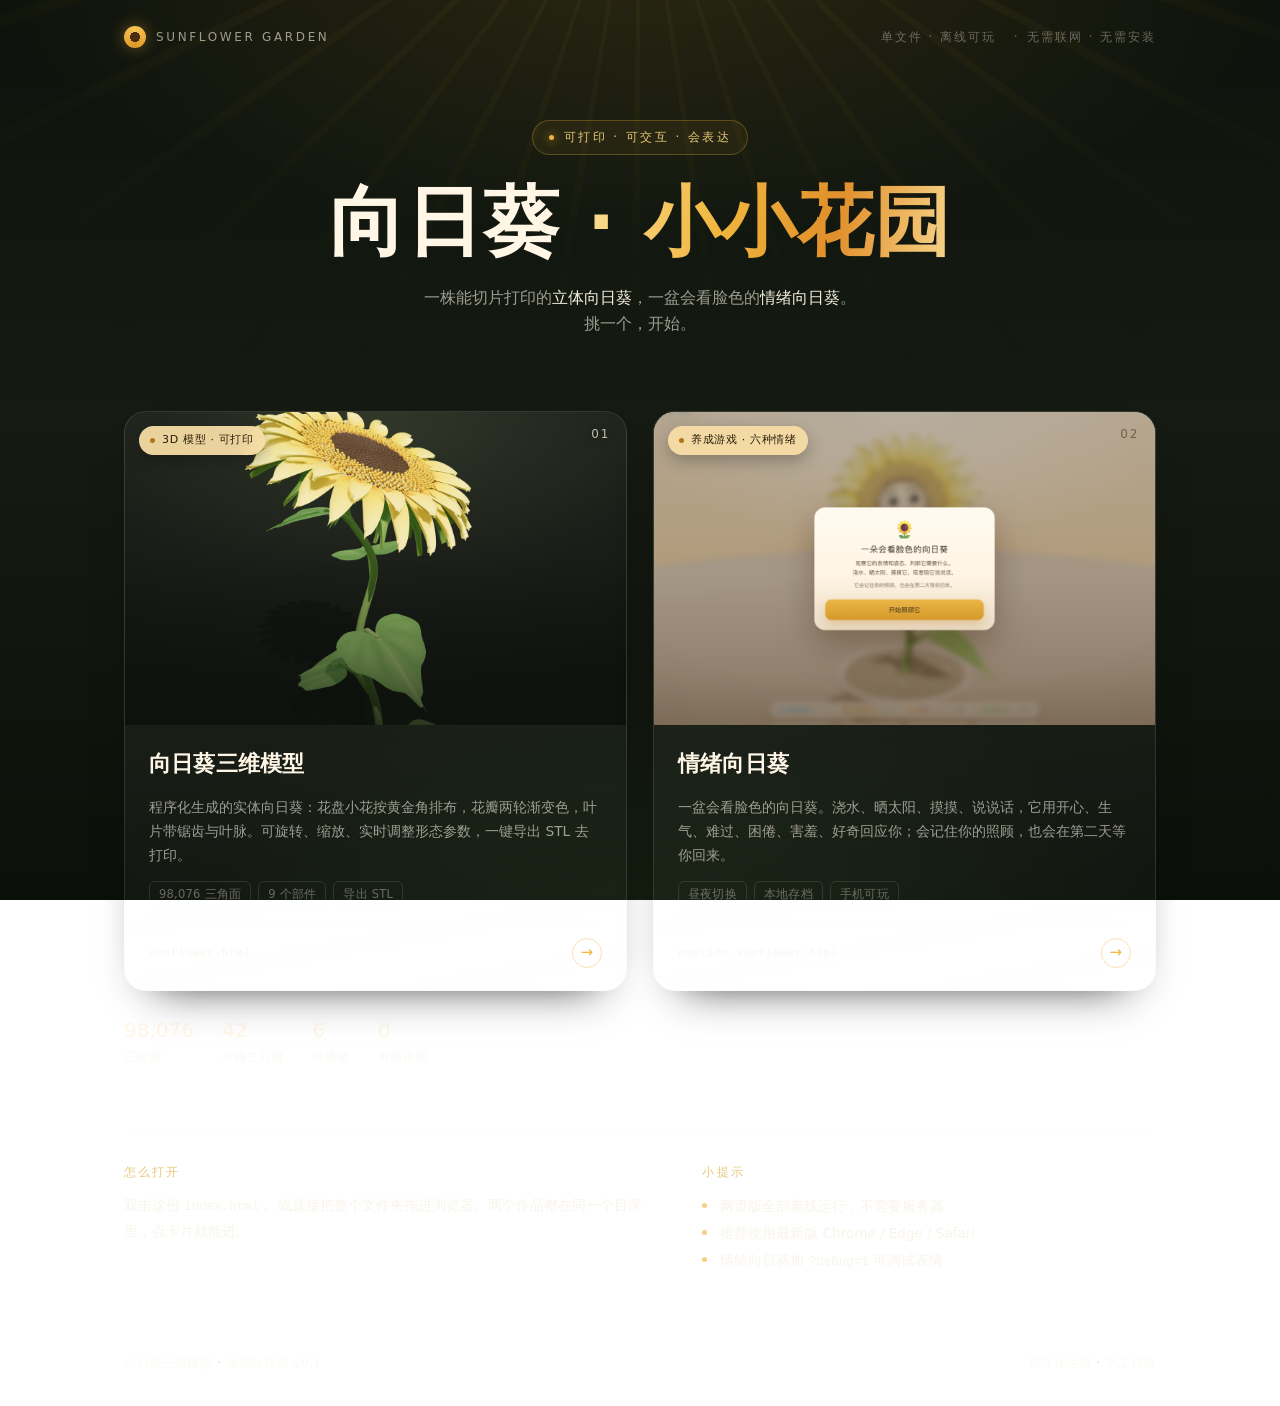
<file: index.html>
<!doctype html>
<html lang="zh-CN">
<head>
<meta charset="utf-8">
<meta name="viewport" content="width=device-width,initial-scale=1">
<meta name="theme-color" content="#0f140e">
<meta name="description" content="向日葵小小花园：可打印的向日葵三维模型，和一朵会看脸色的情绪向日葵。两个单文件网页，离线即开。">
<title>向日葵 · 小小花园</title>
<link rel="icon" href="data:image/svg+xml,%3Csvg xmlns='http://www.w3.org/2000/svg' viewBox='0 0 100 100'%3E%3Ccircle cx='50' cy='50' r='46' fill='%23f7dfbb'/%3E%3Cg fill='%23eeb13d'%3E%3Cellipse cx='50' cy='16' rx='7' ry='12'/%3E%3Cellipse cx='50' cy='84' rx='7' ry='12'/%3E%3Cellipse cx='16' cy='50' rx='12' ry='7'/%3E%3Cellipse cx='84' cy='50' rx='12' ry='7'/%3E%3Cellipse cx='26' cy='26' rx='7' ry='12' transform='rotate(-45 26 26)'/%3E%3Cellipse cx='74' cy='26' rx='7' ry='12' transform='rotate(45 74 26)'/%3E%3Cellipse cx='26' cy='74' rx='7' ry='12' transform='rotate(45 26 74)'/%3E%3Cellipse cx='74' cy='74' rx='7' ry='12' transform='rotate(-45 74 74)'/%3E%3C/g%3E%3Ccircle cx='50' cy='50' r='20' fill='%235b3a1e'/%3E%3C/svg%3E">
<style>
:root{
  --bg-0:#0d120c;
  --bg-1:#151b12;
  --ink:#f4eddd;
  --dim:rgba(244,237,221,.62);
  --faint:rgba(244,237,221,.38);
  --line:rgba(244,237,221,.12);
  --gold:#f0b53c;
  --gold-soft:#e7c877;
  --cream:#fff6e6;
  --max:1080px;
}
*{box-sizing:border-box}
html{scroll-behavior:smooth}
body{
  margin:0;
  min-height:100vh;
  color:var(--ink);
  font:15px/1.7 -apple-system,BlinkMacSystemFont,"Segoe UI","PingFang SC","Hiragino Sans GB","Microsoft YaHei",system-ui,sans-serif;
  background:
    radial-gradient(90% 60% at 50% -8%,rgba(240,181,60,.14) 0%,rgba(240,181,60,0) 58%),
    radial-gradient(70% 60% at 50% 108%,rgba(120,170,90,.10) 0%,rgba(120,170,90,0) 60%),
    linear-gradient(180deg,var(--bg-0) 0%,var(--bg-1) 46%,#0b100a 100%);
  background-attachment:fixed;
  -webkit-font-smoothing:antialiased;
  overflow-x:hidden;
}

/* 天光射线 */
body::before{
  content:"";
  position:fixed;
  inset:-20vh -10vw auto;
  height:120vh;
  z-index:0;
  pointer-events:none;
  background:repeating-conic-gradient(from 0deg at 50% 0%,
    rgba(240,181,60,.075) 0deg 1.1deg,
    rgba(240,181,60,0) 1.1deg 9deg);
  -webkit-mask-image:radial-gradient(120% 80% at 50% 0%,#000 0%,rgba(0,0,0,.35) 42%,transparent 72%);
          mask-image:radial-gradient(120% 80% at 50% 0%,#000 0%,rgba(0,0,0,.35) 42%,transparent 72%);
  opacity:.9;
}

/* 漂浮的光点 */
.motes{position:fixed;inset:0;z-index:0;pointer-events:none;overflow:hidden}
.motes i{
  position:absolute;bottom:-30px;width:5px;height:5px;border-radius:50%;
  background:radial-gradient(circle at 35% 35%,#ffe6a3,rgba(240,181,60,.15) 70%,transparent 72%);
  filter:blur(.4px);
  animation:rise linear infinite;
}
.motes i:nth-child(1){left:6%;  animation-duration:26s; animation-delay:-2s;  transform:scale(.9)}
.motes i:nth-child(2){left:18%; animation-duration:34s; animation-delay:-14s; transform:scale(.6)}
.motes i:nth-child(3){left:31%; animation-duration:22s; animation-delay:-7s;  transform:scale(1.1)}
.motes i:nth-child(4){left:46%; animation-duration:30s; animation-delay:-20s; transform:scale(.7)}
.motes i:nth-child(5){left:58%; animation-duration:24s; animation-delay:-4s;  transform:scale(1)}
.motes i:nth-child(6){left:71%; animation-duration:36s; animation-delay:-24s; transform:scale(.55)}
.motes i:nth-child(7){left:84%; animation-duration:28s; animation-delay:-11s; transform:scale(.85)}
.motes i:nth-child(8){left:93%; animation-duration:32s; animation-delay:-17s; transform:scale(.65)}
@keyframes rise{
  0%{transform:translate3d(0,0,0) scale(.6);opacity:0}
  12%{opacity:.85}
  60%{opacity:.5}
  100%{transform:translate3d(-26px,-108vh,0) scale(1);opacity:0}
}

.wrap{position:relative;z-index:1;max-width:var(--max);margin:0 auto;padding:0 24px}

/* ───── 顶部 ───── */
.topbar{
  display:flex;align-items:center;justify-content:space-between;gap:16px;
  padding:26px 0 0;font-size:12px;letter-spacing:.16em;color:var(--faint);text-transform:uppercase;
}
.brand{display:flex;align-items:center;gap:10px;color:var(--dim);letter-spacing:.22em}
.brand .sun{
  width:22px;height:22px;flex:none;border-radius:50%;
  background:
    radial-gradient(circle at 50% 50%,#4a2c12 0 32%,transparent 33%),
    conic-gradient(from 0deg,#f6c553,#e09a26,#f6c553);
  box-shadow:0 0 16px rgba(240,181,60,.4);
}
.topbar .meta{display:flex;gap:18px;white-space:nowrap}
.topbar .meta span::before{content:"·";margin-right:8px;color:rgba(240,181,60,.5)}
.topbar .meta span:first-child::before{display:none}

/* ───── 主视觉 ───── */
.hero{padding:72px 0 40px;text-align:center}
.hero .eyebrow{
  display:inline-flex;align-items:center;gap:10px;
  padding:7px 16px 6px;border:1px solid rgba(240,181,60,.28);border-radius:999px;
  font-size:11.5px;letter-spacing:.22em;color:var(--gold-soft);text-transform:uppercase;
  background:rgba(240,181,60,.06);
}
.hero .eyebrow::before{content:"";width:5px;height:5px;border-radius:50%;background:var(--gold);box-shadow:0 0 10px var(--gold)}
.hero h1{
  margin:26px 0 0;
  font-size:clamp(40px,7.4vw,76px);
  line-height:1.08;
  font-weight:600;
  letter-spacing:.01em;
  color:var(--cream);
  text-wrap:balance;
}
.hero h1 em{
  font-style:normal;
  background:linear-gradient(100deg,#ffe6a8 0%,#f0b53c 42%,#e08f2a 70%,#f7d58c 100%);
  -webkit-background-clip:text;background-clip:text;color:transparent;
}
.hero .lead{
  margin:22px auto 0;max-width:600px;color:var(--dim);font-size:15.5px;text-wrap:balance;
}
.hero .lead b{color:var(--ink);font-weight:500}

/* ───── 卡片 ───── */
.garden{display:grid;grid-template-columns:repeat(auto-fit,minmax(320px,1fr));gap:26px;padding:34px 0 0}
.card{
  position:relative;display:flex;flex-direction:column;
  border:1px solid var(--line);border-radius:22px;overflow:hidden;
  background:linear-gradient(170deg,rgba(255,255,255,.065),rgba(255,255,255,.018));
  color:inherit;text-decoration:none;
  box-shadow:0 1px 0 rgba(255,255,255,.05) inset,0 22px 44px -30px rgba(0,0,0,.9);
  transition:transform .35s cubic-bezier(.2,.8,.2,1),border-color .35s,box-shadow .35s;
}
.card:hover,.card:focus-visible{
  transform:translateY(-7px);
  border-color:rgba(240,181,60,.42);
  box-shadow:0 1px 0 rgba(255,255,255,.08) inset,0 30px 60px -30px rgba(0,0,0,.95),0 0 0 1px rgba(240,181,60,.10);
  outline:none;
}
.card:focus-visible{box-shadow:0 0 0 2px rgba(240,181,60,.75),0 30px 60px -30px rgba(0,0,0,.95)}

.thumb{
  position:relative;margin:0;aspect-ratio:16/10;overflow:hidden;flex:none;
  background:
    radial-gradient(120% 90% at 50% 0%,#2d3a22 0%,#1a2416 55%,#121a10 100%);
}
.card--pet .thumb{
  background:
    radial-gradient(100% 80% at 50% 30%,#fff3dd 0%,#f4dcb4 55%,#e3c090 100%);
}
.thumb img{
  width:100%;height:100%;object-fit:cover;display:block;
  transform:scale(1.005);
  transition:transform .8s cubic-bezier(.2,.8,.2,1),filter .5s;
}
.card:hover .thumb img,.card:focus-visible .thumb img{transform:scale(1.045)}
.thumb::after{
  content:"";position:absolute;inset:0;pointer-events:none;
  background:linear-gradient(180deg,rgba(13,18,12,0) 46%,rgba(13,18,12,.55) 88%,rgba(13,18,12,.78) 100%);
}
.card--pet .thumb::after{
  background:linear-gradient(180deg,rgba(60,38,14,0) 52%,rgba(60,38,14,.18) 82%,rgba(60,38,14,.34) 100%);
}
.thumb .fallback{
  position:absolute;inset:0;display:none;place-items:center;font-size:64px;
  background:radial-gradient(100% 80% at 50% 30%,#2d3a22,#131a10);
}
.card--pet .thumb .fallback{background:radial-gradient(100% 80% at 50% 35%,#fff3dd,#e3c090)}
.thumb.no-img img{display:none}
.thumb.no-img .fallback{display:grid}

.badge{
  position:absolute;top:14px;left:14px;z-index:2;
  display:inline-flex;align-items:center;gap:7px;
  padding:5px 11px;border-radius:999px;font-size:11px;letter-spacing:.06em;
  color:#2a1e08;background:rgba(247,221,166,.94);
  box-shadow:0 6px 16px rgba(0,0,0,.25);
  backdrop-filter:blur(6px);-webkit-backdrop-filter:blur(6px);
}
.badge::before{content:"";width:5px;height:5px;border-radius:50%;background:#b3751a}

.index{
  position:absolute;right:16px;top:12px;z-index:2;
  font-size:12px;letter-spacing:.14em;color:rgba(255,246,230,.72);
  font-variant-numeric:tabular-nums;text-shadow:0 2px 8px rgba(0,0,0,.4);
}
.card--pet .index{color:rgba(60,38,14,.55);text-shadow:none}

.body{padding:20px 24px 22px;display:flex;flex-direction:column;gap:12px;flex:1}
.card h2{margin:0;font-size:22px;font-weight:600;letter-spacing:.01em;color:var(--cream)}
.card p{margin:0;color:var(--dim);font-size:13.8px;line-height:1.75;flex:1}
.tags{display:flex;flex-wrap:wrap;gap:7px;margin-top:2px}
.tags span{
  padding:3px 9px;border:1px solid var(--line);border-radius:6px;
  font-size:11.5px;color:var(--faint);letter-spacing:.02em;
  transition:border-color .35s,color .35s;
}
.card:hover .tags span{border-color:rgba(240,181,60,.30);color:var(--gold-soft)}
.go{
  display:flex;align-items:center;justify-content:space-between;gap:12px;
  padding-top:14px;margin-top:2px;border-top:1px solid var(--line);
  font-size:12.5px;color:var(--faint);letter-spacing:.03em;
}
.go code{font-family:ui-monospace,SFMono-Regular,Consolas,monospace;font-size:11.5px;color:rgba(244,237,221,.5)}
.go .arrow{
  display:grid;place-items:center;flex:none;width:30px;height:30px;border-radius:50%;
  border:1px solid rgba(240,181,60,.4);color:var(--gold);font-size:15px;
  transition:background .3s,color .3s,transform .3s,border-color .3s;
}
.card:hover .go .arrow,.card:focus-visible .go .arrow{
  background:var(--gold);border-color:var(--gold);color:#241c09;transform:translateX(4px);
}

/* ───── 底部信息 ───── */
.footinfo{
  margin:64px 0 0;padding:30px 0 0;border-top:1px solid var(--line);
  display:grid;grid-template-columns:1.2fr 1fr;gap:34px;
}
.footinfo h3{margin:0 0 10px;font-size:12px;letter-spacing:.18em;color:var(--gold-soft);text-transform:uppercase;font-weight:500}
.footinfo p{margin:0;color:var(--dim);font-size:13.5px;line-height:1.85}
.footinfo ul{margin:0;padding:0;list-style:none;color:var(--dim);font-size:13.5px;line-height:2}
.footinfo li{position:relative;padding-left:18px}
.footinfo li::before{
  content:"";position:absolute;left:0;top:.78em;width:5px;height:5px;border-radius:50%;
  background:rgba(240,181,60,.65);
}
.stats{
  display:flex;flex-wrap:wrap;gap:10px 28px;padding:22px 0 0;margin:0;list-style:none;
  color:var(--faint);font-size:12px;letter-spacing:.04em;
}
.stats b{display:block;font-size:20px;letter-spacing:0;color:var(--cream);font-weight:500;font-variant-numeric:tabular-nums}

footer{
  padding:40px 0 34px;margin-top:38px;border-top:1px solid rgba(244,237,221,.06);
  display:flex;flex-wrap:wrap;align-items:center;justify-content:space-between;gap:12px;
  font-size:11.5px;color:rgba(244,237,221,.32);letter-spacing:.06em;
}
footer .dot{color:rgba(240,181,60,.55)}

@media (max-width:820px){
  .topbar{padding-top:20px;font-size:10.5px;letter-spacing:.12em}
  .topbar .meta span:nth-child(2){display:none}
  .hero{padding:46px 0 26px}
  .hero h1{margin-top:20px}
  .hero .lead{font-size:14.5px;margin-top:18px}
  .garden{grid-template-columns:1fr;gap:20px;padding-top:26px}
  .body{padding:18px 20px 20px}
  .card h2{font-size:21px}
  .footinfo{grid-template-columns:1fr;gap:26px;margin-top:46px}
  footer{justify-content:flex-start;line-height:1.9}
}

@media (prefers-reduced-motion:reduce){
  html{scroll-behavior:auto}
  *,*::before,*::after{animation-duration:.001ms !important;animation-iteration-count:1 !important;transition-duration:.001ms !important}
  .motes{display:none}
}
</style>
</head>
<body>
<div class="motes" aria-hidden="true"><i></i><i></i><i></i><i></i><i></i><i></i><i></i><i></i></div>

<div class="wrap">
  <header class="topbar">
    <div class="brand"><span class="sun" aria-hidden="true"></span>Sunflower Garden</div>
    <div class="meta">
      <span>单文件 · 离线可玩</span>
      <span>无需联网 · 无需安装</span>
    </div>
  </header>

  <section class="hero">
    <span class="eyebrow">可打印 · 可交互 · 会表达</span>
    <h1>向日葵<em> · 小小花园</em></h1>
    <p class="lead">
      一株能切片打印的<b>立体向日葵</b>，一盆会看脸色的<b>情绪向日葵</b>。<br>
      挑一个，开始。
    </p>
  </section>

  <main class="garden">
    <!--
      ══════════ 怎么加一款新游戏 ══════════
      1. 把新游戏做成单文件 .html，放进这个 index.html 同一个目录；
      2. 复制下面任意一个 <a class="card">…</a> 整块，粘在它后面，改这几处：
         href="新游戏.html"    badge 类型标签    index 编号（03、04…）
         <h2> 标题             <p> 一句话简介    tags 里的小标签    <code> 文件名
      3. 缩略图：往同目录放一张 16:10 的图片（建议 1600×1000），改 <img src> 即可；
         没有图也能用——删掉 <img> 那行，卡片会自动降级成渐变 + 🌻 占位。
      4. 顺手把下面 <ul class="stats"> 和页脚的文字按需要更新。
      卡片网格是自适应的，2 张、3 张、4 张都会自动排好，不用改 CSS。
    -->
    <a class="card card--model" href="sunflower.html" aria-label="打开向日葵三维模型 sunflower.html">
      <figure class="thumb">
        <span class="badge">3D 模型 · 可打印</span>
        <span class="index">01</span>
        <img src="preview-full.png" alt="向日葵三维模型渲染预览：花盘、花瓣、茎与叶片" loading="lazy" onerror="this.closest('.thumb').classList.add('no-img')">
        <span class="fallback" aria-hidden="true">🌻</span>
      </figure>
      <div class="body">
        <h2>向日葵三维模型</h2>
        <p>程序化生成的实体向日葵：花盘小花按黄金角排布，花瓣两轮渐变色，叶片带锯齿与叶脉。可旋转、缩放、实时调整形态参数，一键导出 STL 去打印。</p>
        <div class="tags">
          <span>98,076 三角面</span><span>9 个部件</span><span>导出 STL</span>
        </div>
        <div class="go">
          <code>sunflower.html</code>
          <span class="arrow" aria-hidden="true">→</span>
        </div>
      </div>
    </a>

    <a class="card card--pet" href="emotion-sunflower.html" aria-label="打开情绪向日葵游戏 emotion-sunflower.html">
      <figure class="thumb">
        <span class="badge">养成游戏 · 六种情绪</span>
        <span class="index">02</span>
        <img src="emotion-intro.png" alt="情绪向日葵游戏开场画面：提示卡片与背景中的向日葵" loading="lazy" onerror="this.closest('.thumb').classList.add('no-img')">
        <span class="fallback" aria-hidden="true">🌼</span>
      </figure>
      <div class="body">
        <h2>情绪向日葵</h2>
        <p>一盆会看脸色的向日葵。浇水、晒太阳、摸摸、说说话，它用开心、生气、难过、困倦、害羞、好奇回应你；会记住你的照顾，也会在第二天等你回来。</p>
        <div class="tags">
          <span>昼夜切换</span><span>本地存档</span><span>手机可玩</span>
        </div>
        <div class="go">
          <code>emotion-sunflower.html</code>
          <span class="arrow" aria-hidden="true">→</span>
        </div>
      </div>
    </a>
  </main>

  <ul class="stats" aria-label="作品数据">
    <li><b>98,076</b>三角面</li>
    <li><b>42</b>片独立花瓣</li>
    <li><b>6</b>种情绪</li>
    <li><b>0</b>外部依赖</li>
  </ul>

  <section class="footinfo">
    <div>
      <h3>怎么打开</h3>
      <p>
        双击这份 <code style="font-family:ui-monospace,Consolas,monospace;font-size:12.5px">index.html</code>，
        或直接把整个文件夹拖进浏览器。两个作品都在同一个目录里，点卡片就能进。
      </p>
    </div>
    <div>
      <h3>小提示</h3>
      <ul>
        <li>网页版全部离线运行，不需要服务器</li>
        <li>推荐使用最新版 Chrome / Edge / Safari</li>
        <li>情绪向日葵加 <code style="font-family:ui-monospace,Consolas,monospace;font-size:12.5px">?debug=1</code> 可调试表情</li>
      </ul>
    </div>
  </section>

  <footer>
    <span>向日葵三维模型 <span class="dot">·</span> 情绪向日葵 v0.1</span>
    <span>程序化生成 <span class="dot">·</span> 手工打磨</span>
  </footer>
</div>
</body>
</html>
</file>
